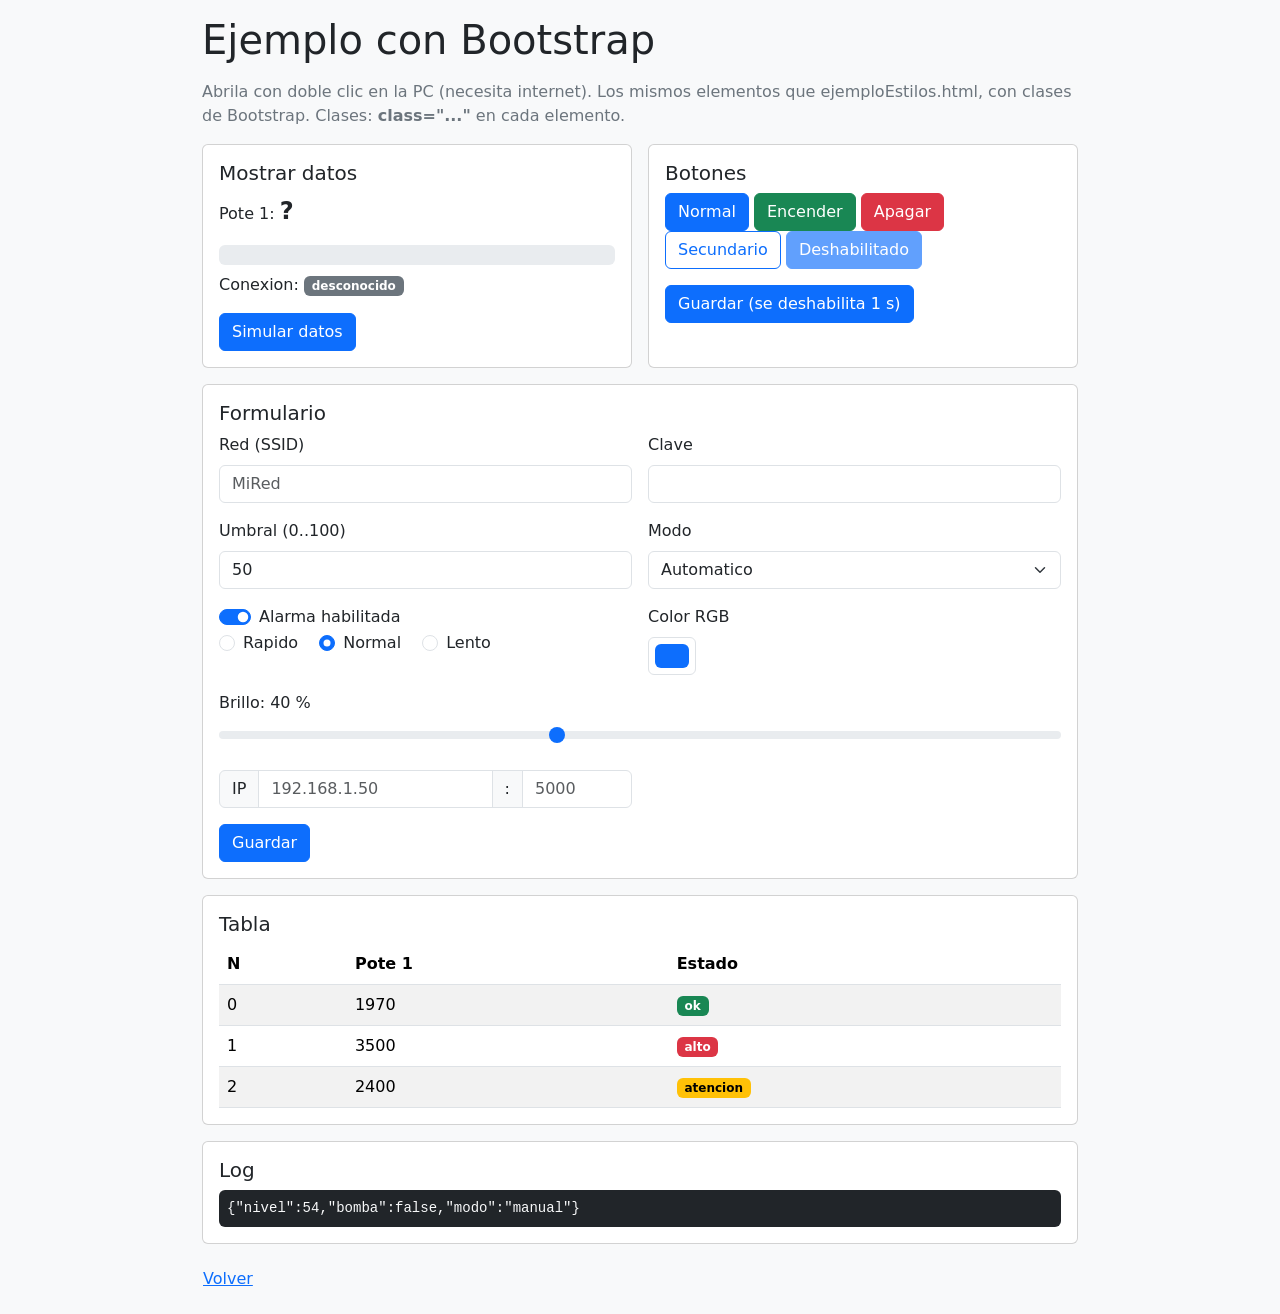
<file: practicas/ejemploBootstrap.html>
<!DOCTYPE html>
<html>
<head>
<meta charset="utf-8">
<meta name="viewport" content="width=device-width, initial-scale=1">
<title>Ejemplo Bootstrap</title>
<!-- Bootstrap REMOTO: el navegador lo baja de internet (version fija 5.3.3).
     Despues va tu hoja, asi lo tuyo pisa a Bootstrap: en www/ seria href="/estilos.css" -->
<link rel="stylesheet" href="https://cdn.jsdelivr.net/npm/bootstrap@5.3.3/dist/css/bootstrap.min.css">
</head>
<body class="bg-light">
<!-- container: centra y deja margenes; py-3: padding arriba y abajo -->
<div class="container py-3" style="max-width: 900px">

<h1 class="mb-3">Ejemplo con Bootstrap</h1>

<!-- Aparece solo si Bootstrap NO cargo (sin internet, por ejemplo conectado al AP del ESP) -->
<div id="sinBootstrap" style="display:none; background:#fff3cd; padding:8px; border:1px solid #bf8700">
	Bootstrap no cargo (no hay internet): la pagina funciona igual, pero sin estilos.
</div>

<p class="text-secondary">Abrila con doble clic en la PC (necesita internet). Los mismos elementos que
ejemploEstilos.html, con clases de Bootstrap. Clases: <b>class="..."</b> en cada elemento.</p>

<!-- row + col-md-6: dos columnas en PC, una debajo de otra en el celular -->
<div class="row g-3 mb-3">
	<div class="col-md-6">
		<div class="card h-100">
			<div class="card-body">
				<h2 class="card-title h5">Mostrar datos</h2>
				<p>Pote 1: <span id="pot1" class="fs-4 fw-bold">?</span></p>

				<!-- La barra de Bootstrap es un div: se cambia el ancho (style.width) -->
				<div class="progress mb-2" style="height: 20px">
					<div id="barra" class="progress-bar" style="width: 0%">0 %</div>
				</div>

				<p>Conexion: <span id="estado" class="badge text-bg-secondary">desconocido</span></p>
				<div id="alarma" class="alert alert-danger py-2" style="display:none">ALARMA: nivel alto</div>
				<button class="btn btn-primary" onclick="simular()">Simular datos</button>
			</div>
		</div>
	</div>

	<div class="col-md-6">
		<div class="card h-100">
			<div class="card-body">
				<h2 class="card-title h5">Botones</h2>
				<button class="btn btn-primary">Normal</button>
				<button class="btn btn-success">Encender</button>
				<button class="btn btn-danger">Apagar</button>
				<button class="btn btn-outline-primary">Secundario</button>
				<button class="btn btn-primary" disabled>Deshabilitado</button>
				<p class="mt-3 mb-0">
					<button id="btnGuardar" class="btn btn-primary" onclick="guardar()">Guardar (se deshabilita 1 s)</button>
					<span id="resultado"></span>
				</p>
			</div>
		</div>
	</div>
</div>

<!-- Formulario: cada campo con form-label + form-control (o form-select, form-check...) -->
<div class="card mb-3">
	<div class="card-body">
		<h2 class="card-title h5">Formulario</h2>
		<form onsubmit="event.preventDefault(); mostrarError();">
			<div class="row g-3">
				<div class="col-md-6">
					<label class="form-label" for="ssid">Red (SSID)</label>
					<input id="ssid" class="form-control" type="text" maxlength="32" placeholder="MiRed" required>
				</div>
				<div class="col-md-6">
					<label class="form-label" for="pass">Clave</label>
					<input id="pass" class="form-control" type="password" maxlength="64">
				</div>
				<div class="col-md-6">
					<label class="form-label" for="umbral">Umbral (0..100)</label>
					<input id="umbral" class="form-control" type="number" min="0" max="100" value="50">
				</div>
				<div class="col-md-6">
					<label class="form-label" for="modo">Modo</label>
					<select id="modo" class="form-select">
						<option value="auto">Automatico</option>
						<option value="manual">Manual</option>
					</select>
				</div>

				<div class="col-md-6">
					<div class="form-check form-switch">	<!-- form-switch: checkbox como interruptor -->
						<input id="hab" class="form-check-input" type="checkbox" checked>
						<label class="form-check-label" for="hab">Alarma habilitada</label>
					</div>
					<div class="form-check form-check-inline">
						<input id="r1" class="form-check-input" type="radio" name="vel" value="100">
						<label class="form-check-label" for="r1">Rapido</label>
					</div>
					<div class="form-check form-check-inline">
						<input id="r2" class="form-check-input" type="radio" name="vel" value="500" checked>
						<label class="form-check-label" for="r2">Normal</label>
					</div>
					<div class="form-check form-check-inline">
						<input id="r3" class="form-check-input" type="radio" name="vel" value="1000">
						<label class="form-check-label" for="r3">Lento</label>
					</div>
				</div>
				<div class="col-md-6">
					<label class="form-label" for="color">Color RGB</label>
					<input id="color" class="form-control form-control-color" type="color" value="#0d6efd">
				</div>

				<div class="col-12">
					<label class="form-label" for="brillo">Brillo: <span id="brilloTxt">40</span> %</label>
					<input id="brillo" class="form-range" type="range" min="0" max="100" value="40"
					       oninput="brilloTxt.textContent = brillo.value">
				</div>

				<!-- input-group: texto pegado al campo -->
				<div class="col-md-6">
					<div class="input-group">
						<span class="input-group-text">IP</span>
						<input class="form-control" placeholder="192.168.1.50">
						<span class="input-group-text">:</span>
						<input class="form-control" type="number" placeholder="5000" style="max-width: 110px">
					</div>
				</div>

				<div class="col-12">
					<button type="submit" class="btn btn-primary">Guardar</button>
					<span id="errorForm"></span>
				</div>
			</div>
		</form>
	</div>
</div>

<div class="card mb-3">
	<div class="card-body">
		<h2 class="card-title h5">Tabla</h2>
		<!-- table-striped: filas alternadas; table-hover: resalta la fila bajo el mouse -->
		<table class="table table-striped table-hover mb-0">
			<thead><tr><th>N</th><th>Pote 1</th><th>Estado</th></tr></thead>
			<tbody>
				<tr><td>0</td><td>1970</td><td><span class="badge text-bg-success">ok</span></td></tr>
				<tr><td>1</td><td>3500</td><td><span class="badge text-bg-danger">alto</span></td></tr>
				<tr><td>2</td><td>2400</td><td><span class="badge text-bg-warning">atencion</span></td></tr>
			</tbody>
		</table>
	</div>
</div>

<div class="card mb-3">
	<div class="card-body">
		<h2 class="card-title h5">Log</h2>
		<pre id="log" class="bg-dark text-light p-2 rounded mb-0">{"nivel":54,"bomba":false,"modo":"manual"}</pre>
	</div>
</div>

<a href="#" class="btn btn-link px-0">Volver</a>

</div>

<script>
/* Si Bootstrap cargo, .d-none oculta el elemento. Si no, avisar */
const prueba = document.createElement('div');
prueba.className = 'd-none';
document.body.appendChild(prueba);
if (getComputedStyle(prueba).display !== 'none') {
	sinBootstrap.style.display = 'block';
}
prueba.remove();

/* Simula lo que llegaria de GET /estado y como cambiar clases desde JS */
function simular() {
	const pot = Math.floor(Math.random() * 4096);
	const pct = Math.round(pot * 100 / 4095);
	const conectado = Math.random() > 0.3;

	pot1.textContent = pot;
	barra.style.width = pct + '%';								// barra de Bootstrap: ancho en %
	barra.textContent = pct + ' %';
	barra.className = 'progress-bar ' + (pct > 80 ? 'bg-danger' : pct > 30 ? 'bg-success' : 'bg-warning');
	estado.textContent = conectado ? 'conectado' : 'FALLA';
	estado.className = 'badge ' + (conectado ? 'text-bg-success' : 'text-bg-danger');
	alarma.style.display = pct > 80 ? 'block' : 'none';
	log.textContent = JSON.stringify({pot1: pot, pct: pct, conectado: conectado});
}

function guardar() {
	btnGuardar.disabled = true;
	resultado.textContent = 'Guardando...';
	resultado.className = 'text-secondary';
	setTimeout(() => {
		btnGuardar.disabled = false;
		resultado.textContent = 'Guardado';
		resultado.className = 'text-success fw-bold';
	}, 1000);
}

function mostrarError() {
	errorForm.textContent = 'Ejemplo de error: ip o puerto invalido';
	errorForm.className = 'text-danger fw-bold';
}
</script>
</body>
</html>
</file>
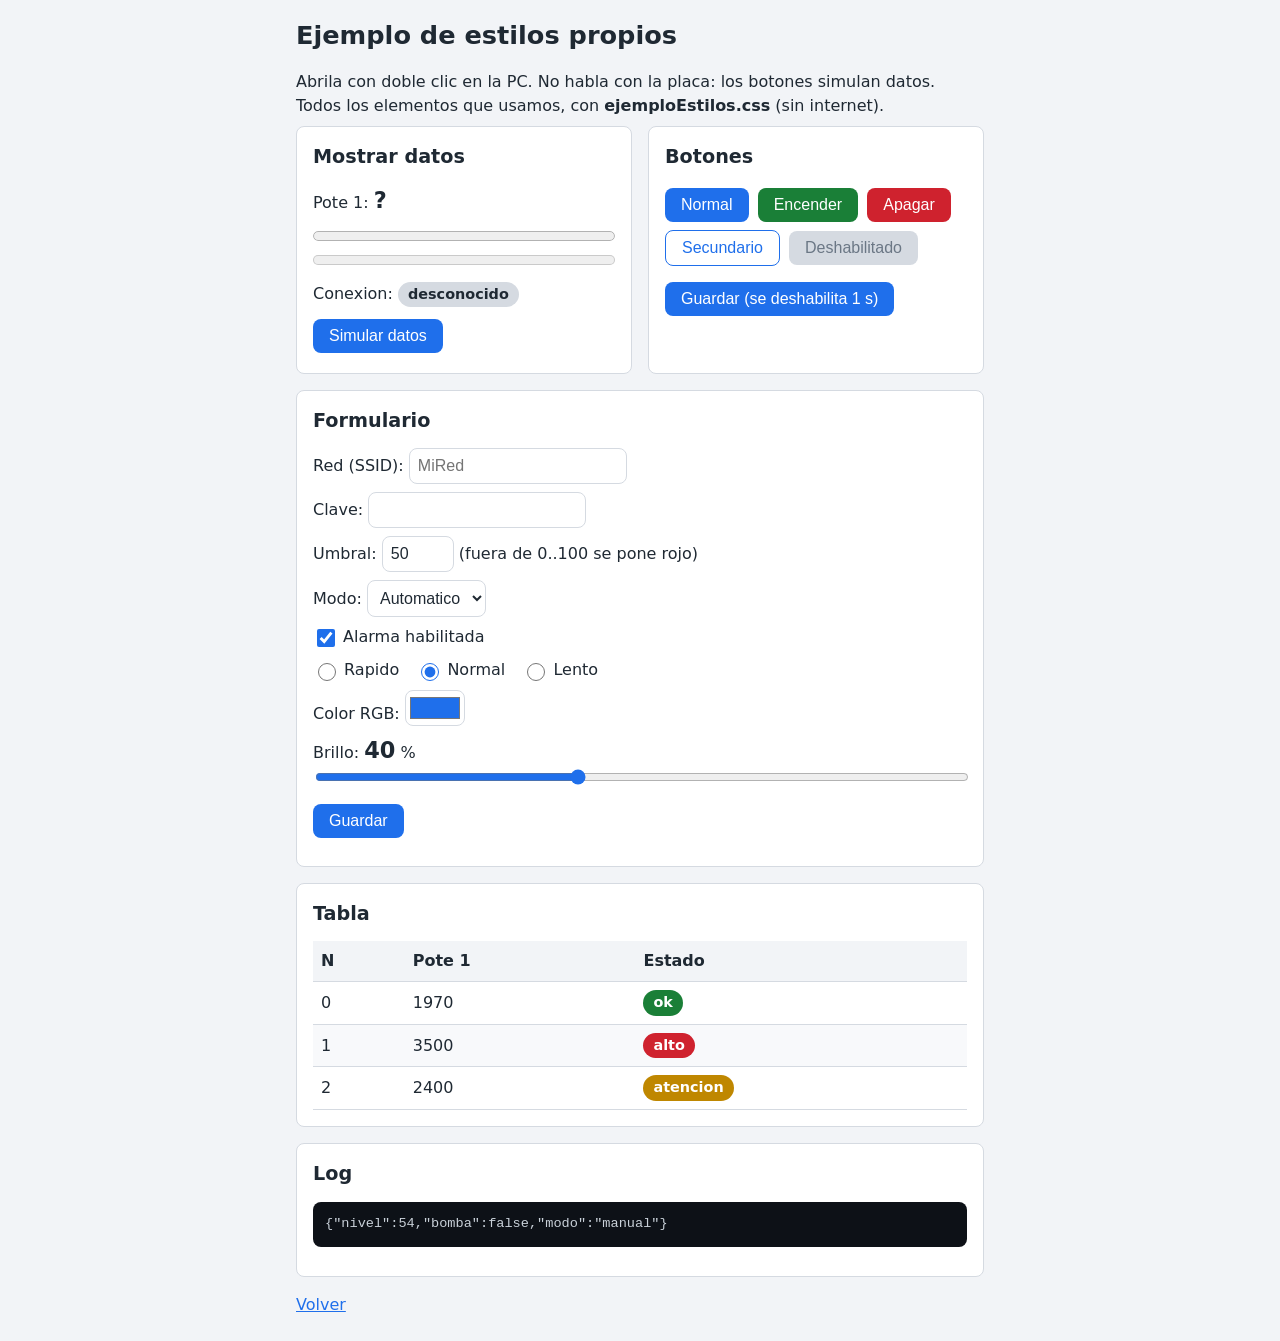
<file: practicas/ejemploEstilos.html>
<!DOCTYPE html>
<html>
<head>
<meta charset="utf-8">
<meta name="viewport" content="width=device-width">
<title>Ejemplo de estilos</title>
<!-- En www/ seria href="/estilos.css" (con el contenido de ejemploEstilos.css) -->
<link rel="stylesheet" href="ejemploEstilos.css">
</head>
<body>
<h1>Ejemplo de estilos propios</h1>
<p>Abrila con doble clic en la PC. No habla con la placa: los botones simulan datos.
Todos los elementos que usamos, con <b>ejemploEstilos.css</b> (sin internet).</p>

<div class="fila">
<section>
	<h2>Mostrar datos</h2>
	<p>Pote 1: <span id="pot1" class="valor">?</span></p>
	<progress id="barra" max="4095" value="0"></progress>
	<meter id="nivel" min="0" max="100" low="30" high="80" value="0"></meter>
	<p>Conexion: <span id="estado" class="estado">desconocido</span></p>
	<div id="alarma" class="alarma" style="display:none">ALARMA: nivel alto</div>
	<button onclick="simular()">Simular datos</button>
</section>

<section>
	<h2>Botones</h2>
	<button>Normal</button>
	<button class="ok">Encender</button>
	<button class="peligro">Apagar</button>
	<button class="secundario">Secundario</button>
	<button disabled>Deshabilitado</button>
	<p><button id="btnGuardar" onclick="guardar()">Guardar (se deshabilita 1 s)</button>
	   <span id="resultado"></span></p>
</section>
</div>

<!-- Un form tiene su propia caja (como el de wifi.html) -->
<form onsubmit="event.preventDefault(); mostrarError();">
	<h2>Formulario</h2>
	<p>Red (SSID): <input type="text" maxlength="32" placeholder="MiRed" required></p>
	<p>Clave: <input type="password" maxlength="64"></p>
	<p>Umbral: <input type="number" min="0" max="100" value="50"> (fuera de 0..100 se pone rojo)</p>
	<p>Modo: <select>
		<option value="auto">Automatico</option>
		<option value="manual">Manual</option>
	</select></p>
	<p><label><input type="checkbox" checked> Alarma habilitada</label></p>
	<p><label><input type="radio" name="vel" value="100"> Rapido</label>
	   <label><input type="radio" name="vel" value="500" checked> Normal</label>
	   <label><input type="radio" name="vel" value="1000"> Lento</label></p>
	<p>Color RGB: <input type="color" value="#1f6feb"></p>
	<p>Brillo: <span id="brilloTxt" class="valor">40</span> %
	   <input id="brillo" type="range" min="0" max="100" value="40"
	          oninput="brilloTxt.textContent = brillo.value"></p>
	<p><button type="submit">Guardar</button> <span id="errorForm"></span></p>
</form>

<section>
	<h2>Tabla</h2>
	<table>
		<thead><tr><th>N</th><th>Pote 1</th><th>Estado</th></tr></thead>
		<tbody>
			<tr><td>0</td><td>1970</td><td><span class="estado ok">ok</span></td></tr>
			<tr><td>1</td><td>3500</td><td><span class="estado falla">alto</span></td></tr>
			<tr><td>2</td><td>2400</td><td><span class="estado aviso">atencion</span></td></tr>
		</tbody>
	</table>
</section>

<section>
	<h2>Log</h2>
	<pre id="log">{"nivel":54,"bomba":false,"modo":"manual"}</pre>
</section>

<p><a href="#">Volver</a></p>

<script>
/* Simula lo que llegaria de GET /estado y como cambiar estilos desde JS */
function simular() {
	const pot = Math.floor(Math.random() * 4096);			// 0..4095
	const pct = Math.round(pot * 100 / 4095);
	const conectado = Math.random() > 0.3;

	pot1.textContent = pot;
	barra.value = pot;
	nivel.value = pct;										// meter: verde/amarillo/rojo segun low/high
	estado.textContent = conectado ? 'conectado' : 'FALLA';
	estado.className = 'estado ' + (conectado ? 'ok' : 'falla');	// cambiar la clase = cambiar el estilo
	alarma.style.display = pct > 80 ? 'block' : 'none';		// mostrar/ocultar
	log.textContent = JSON.stringify({pot1: pot, pct: pct, conectado: conectado});
}

function guardar() {
	btnGuardar.disabled = true;							// el CSS de button:disabled lo pone gris
	resultado.textContent = 'Guardando...';
	resultado.className = '';
	setTimeout(() => {
		btnGuardar.disabled = false;
		resultado.textContent = 'Guardado';
		resultado.className = 'exito';					// verde
	}, 1000);
}

function mostrarError() {
	errorForm.textContent = 'Ejemplo de error: ip o puerto invalido';
	errorForm.className = 'error';						// rojo
}
</script>
</body>
</html>
</file>
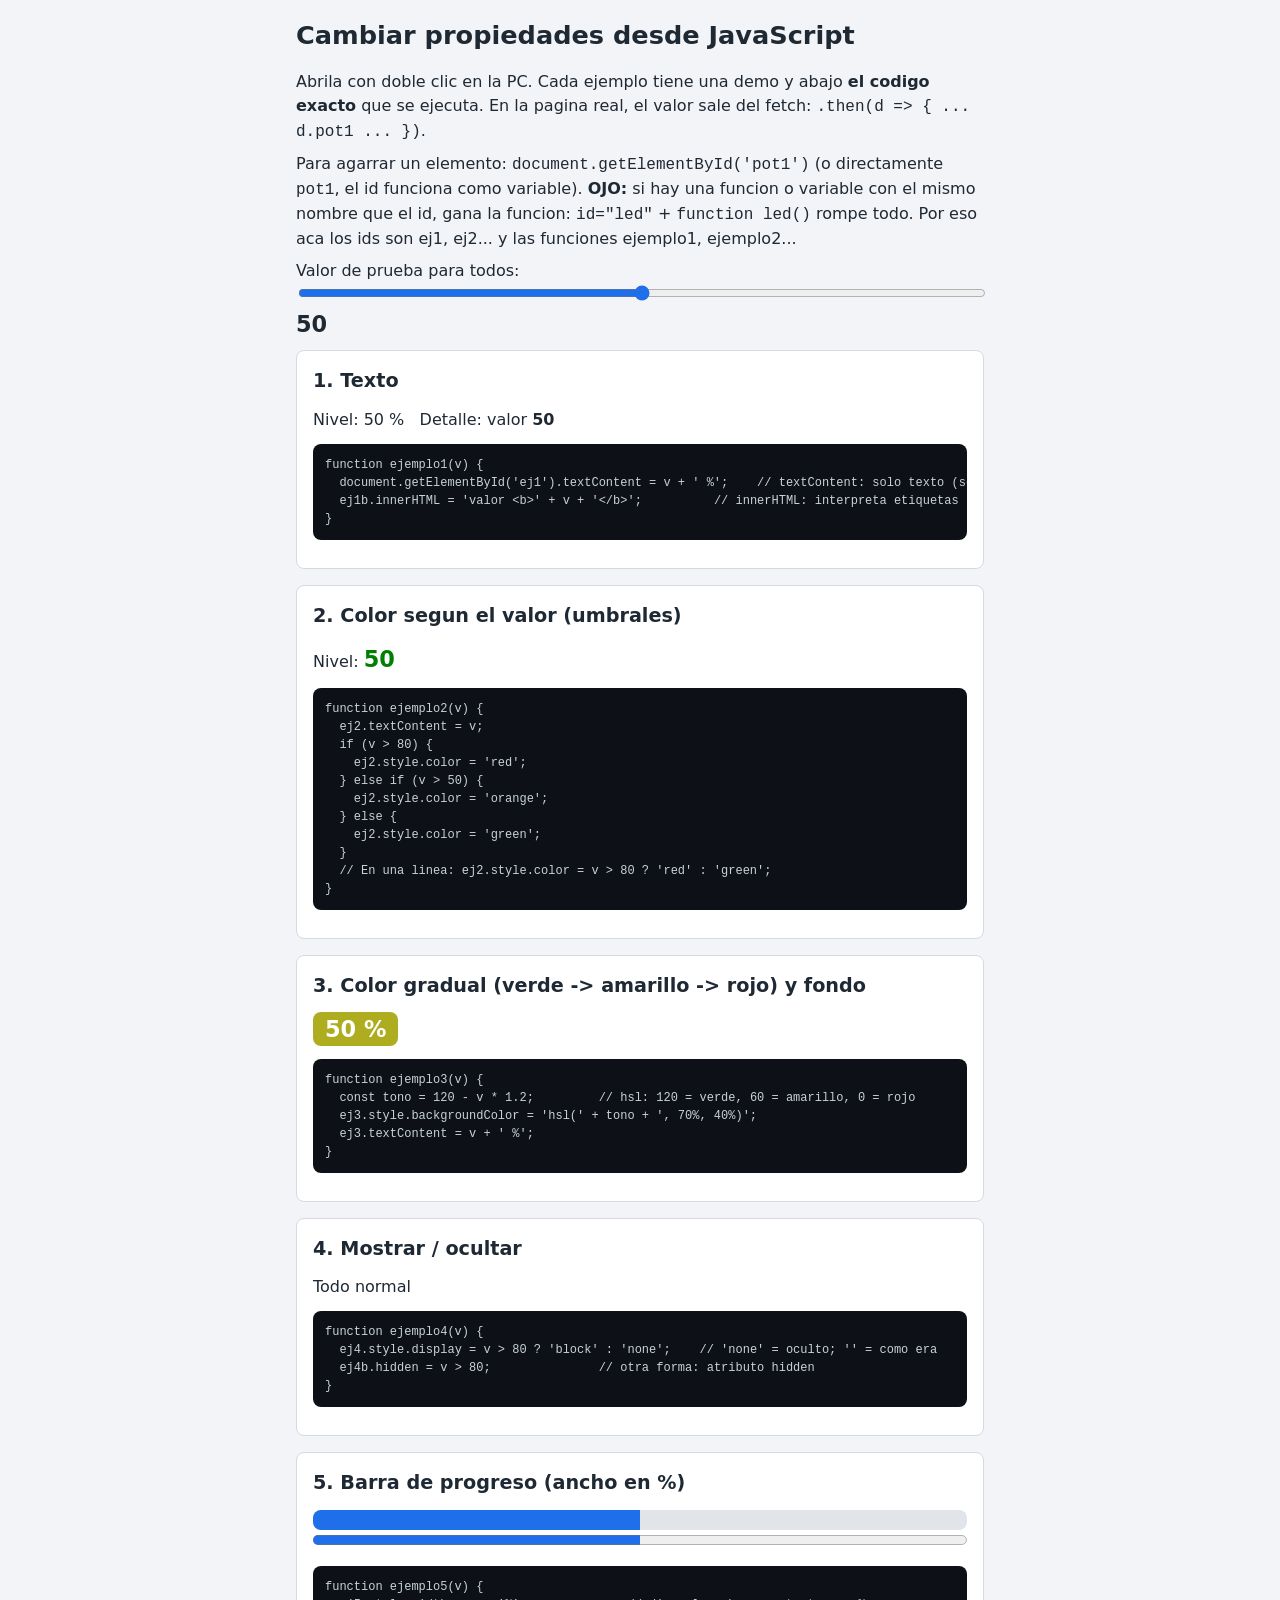
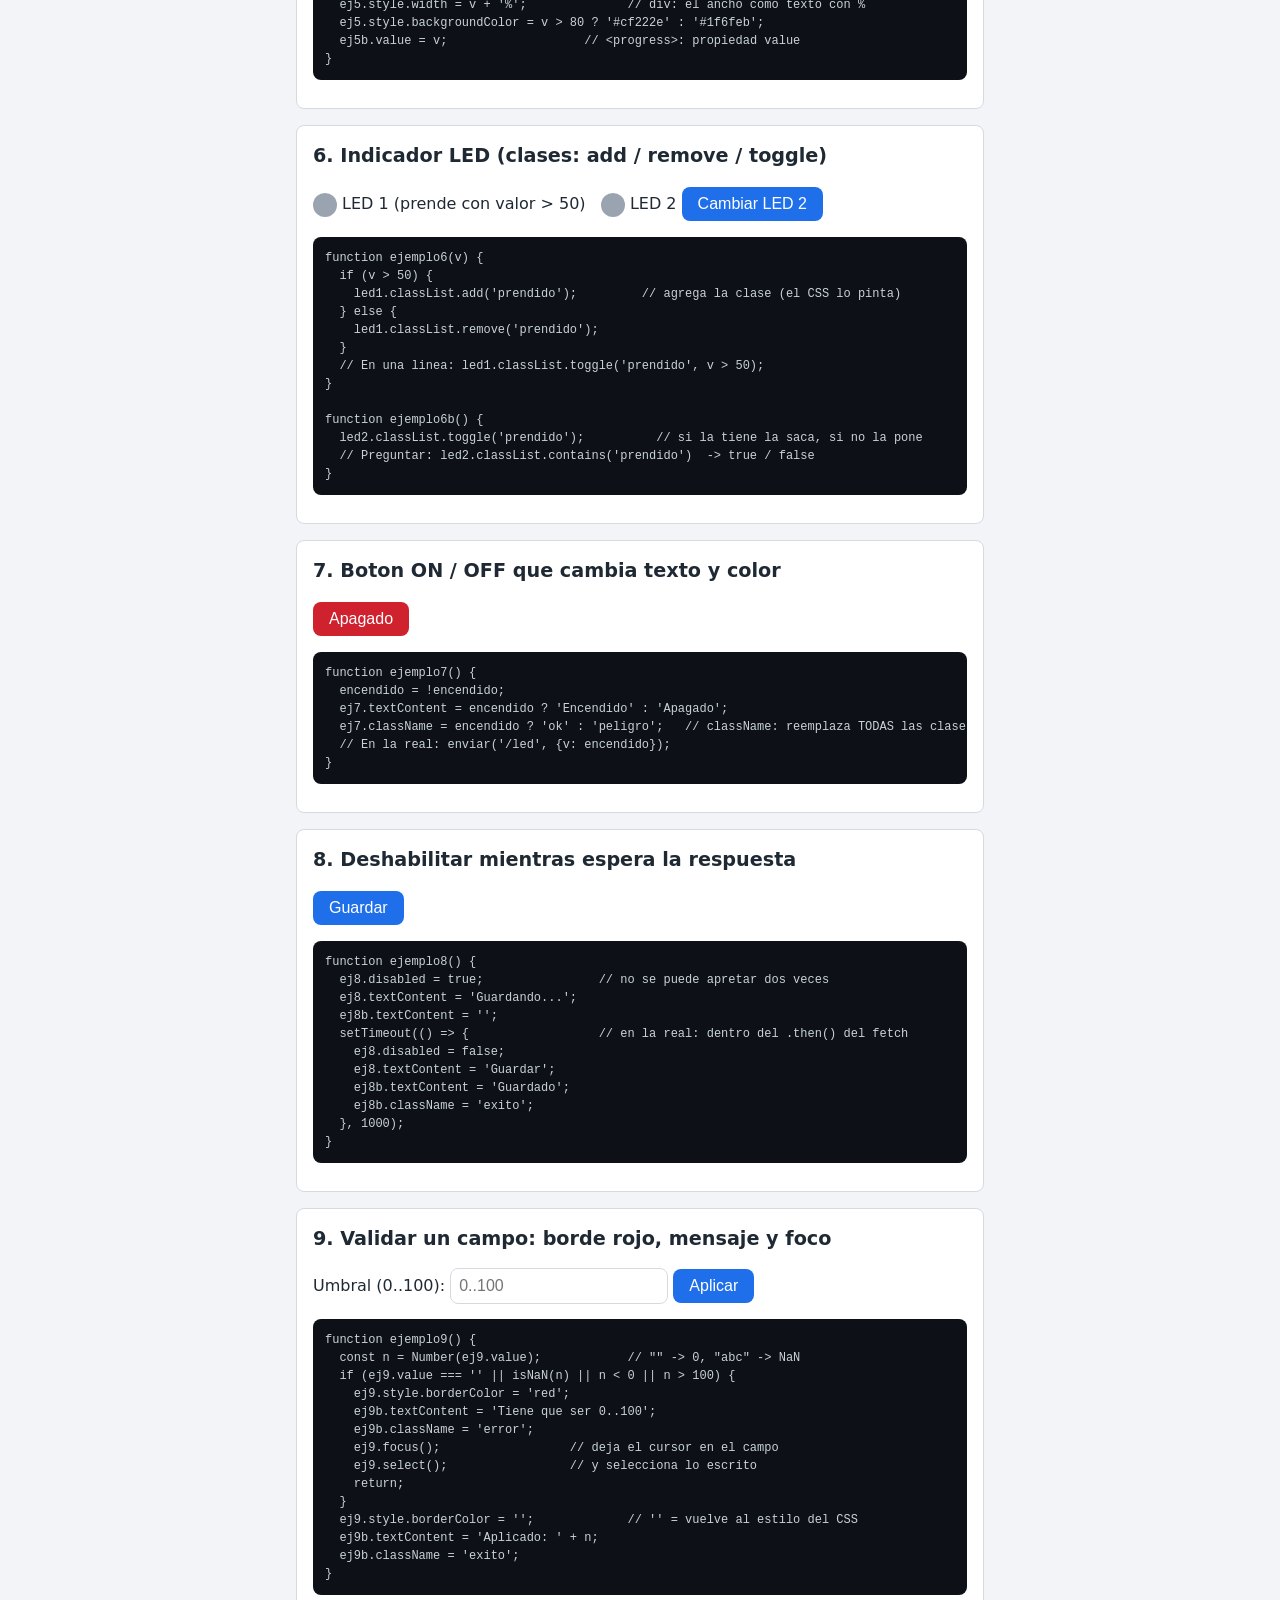
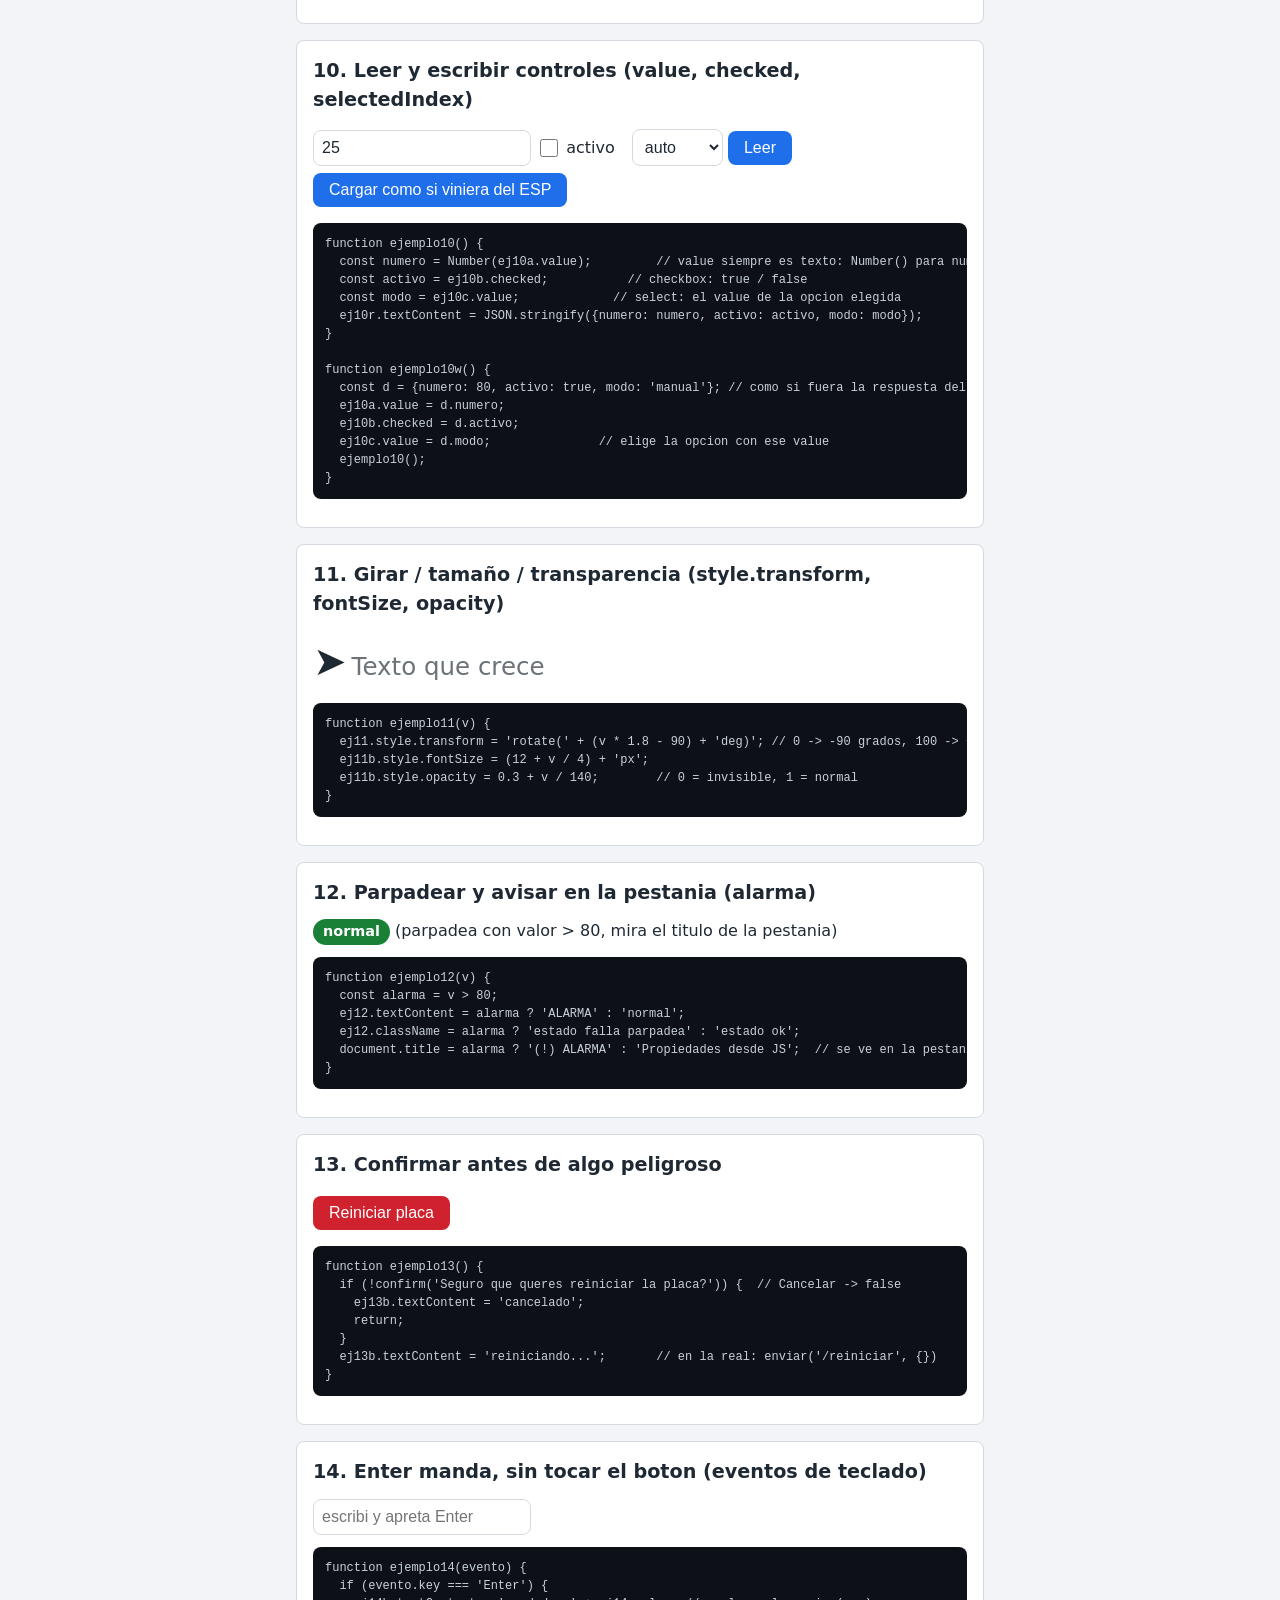
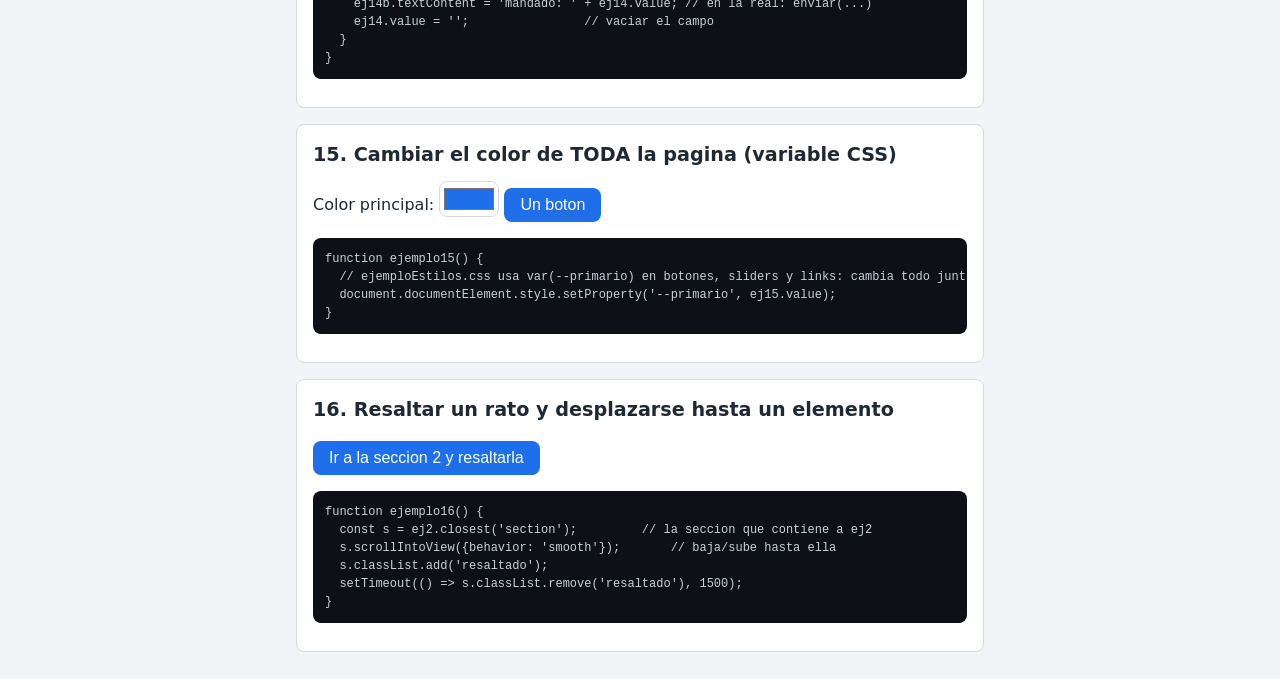
<file: practicas/ejemploPropiedadesJs.html>
<!DOCTYPE html>
<html>
<head>
<meta charset="utf-8">
<meta name="viewport" content="width=device-width">
<title>Propiedades desde JS</title>
<!-- En www/ seria href="/estilos.css" (con el contenido de ejemploEstilos.css) -->
<link rel="stylesheet" href="ejemploEstilos.css">
<style>
/* Solo para esta pagina: lo que usan los ejemplos de abajo */
.led {							/* indicador redondo tipo LED */
	display: inline-block;
	width: 24px;
	height: 24px;
	border-radius: 50%;
	background: #9aa4b1;		/* apagado: gris */
	vertical-align: middle;
	transition: background 0.2s, box-shadow 0.2s;	/* cambio suave */
}
.led.prendido {
	background: #2ea043;
	box-shadow: 0 0 10px #2ea043;	/* brillo alrededor */
}
.barraPropia {					/* barra hecha con dos div: se cambia el ancho del de adentro */
	height: 20px;
	background: #e1e5ea;
	border-radius: 8px;
	overflow: hidden;
}
.barraPropia > div {
	height: 100%;
	width: 0%;
	background: #1f6feb;
	transition: width 0.3s;		/* la barra "camina" en vez de saltar */
}
.aguja {						/* para rotar: una flecha */
	display: inline-block;
	font-size: 40px;
	transition: transform 0.3s;
}
.resaltado {
	outline: 3px solid #bf8700;
}
.parpadea {
	animation: parpadeo 0.6s infinite;
}
pre.codigo {					/* el codigo de cada ejemplo, mas chico */
	font-size: 0.75em;
	tab-size: 2;				/* tabs mas cortos: lineas menos anchas */
	max-height: none;
}
</style>
</head>
<body>
<h1>Cambiar propiedades desde JavaScript</h1>
<p>Abrila con doble clic en la PC. Cada ejemplo tiene una demo y abajo <b>el codigo exacto</b> que
se ejecuta. En la pagina real, el valor sale del fetch: <code>.then(d => { ... d.pot1 ... })</code>.</p>

<p>Para agarrar un elemento: <code>document.getElementById('pot1')</code> (o directamente
<code>pot1</code>, el id funciona como variable). <b>OJO:</b> si hay una funcion o variable con
el mismo nombre que el id, gana la funcion: <code>id="led"</code> + <code>function led()</code>
rompe todo. Por eso aca los ids son ej1, ej2... y las funciones ejemplo1, ejemplo2...</p>

<p>Valor de prueba para todos:
<input id="valor" type="range" min="0" max="100" value="50" oninput="todos()">
<span id="valorTxt" class="valor">50</span></p>

<section>
	<h2>1. Texto</h2>
	<p>Nivel: <span id="ej1">?</span> &nbsp; Detalle: <span id="ej1b"></span></p>
	<pre class="codigo" id="c1"></pre>
</section>

<section>
	<h2>2. Color segun el valor (umbrales)</h2>
	<p>Nivel: <span id="ej2" class="valor">?</span></p>
	<pre class="codigo" id="c2"></pre>
</section>

<section>
	<h2>3. Color gradual (verde -> amarillo -> rojo) y fondo</h2>
	<p><span id="ej3" class="valor" style="padding: 4px 12px; border-radius: 8px; color: white">?</span></p>
	<pre class="codigo" id="c3"></pre>
</section>

<section>
	<h2>4. Mostrar / ocultar</h2>
	<div id="ej4" class="alarma" style="display:none">ALARMA: valor mayor a 80</div>
	<p id="ej4b">Todo normal</p>
	<pre class="codigo" id="c4"></pre>
</section>

<section>
	<h2>5. Barra de progreso (ancho en %)</h2>
	<div class="barraPropia"><div id="ej5"></div></div>
	<progress id="ej5b" max="100"></progress>
	<pre class="codigo" id="c5"></pre>
</section>

<section>
	<h2>6. Indicador LED (clases: add / remove / toggle)</h2>
	<p><span id="led1" class="led"></span> LED 1 (prende con valor &gt; 50)
	   &nbsp; <span id="led2" class="led"></span> LED 2 <button onclick="ejemplo6b()">Cambiar LED 2</button></p>
	<pre class="codigo" id="c6"></pre>
</section>

<section>
	<h2>7. Boton ON / OFF que cambia texto y color</h2>
	<button id="ej7" class="peligro" onclick="ejemplo7()">Apagado</button>
	<pre class="codigo" id="c7"></pre>
</section>

<section>
	<h2>8. Deshabilitar mientras espera la respuesta</h2>
	<button id="ej8" onclick="ejemplo8()">Guardar</button> <span id="ej8b"></span>
	<pre class="codigo" id="c8"></pre>
</section>

<section>
	<h2>9. Validar un campo: borde rojo, mensaje y foco</h2>
	<p>Umbral (0..100): <input id="ej9" type="number" placeholder="0..100">
	   <button onclick="ejemplo9()">Aplicar</button> <span id="ej9b"></span></p>
	<pre class="codigo" id="c9"></pre>
</section>

<section>
	<h2>10. Leer y escribir controles (value, checked, selectedIndex)</h2>
	<p><input id="ej10a" type="number" value="25">
	   <label><input id="ej10b" type="checkbox"> activo</label>
	   <select id="ej10c"><option value="auto">auto</option><option value="manual">manual</option></select>
	   <button onclick="ejemplo10()">Leer</button>
	   <button onclick="ejemplo10w()">Cargar como si viniera del ESP</button></p>
	<p id="ej10r"></p>
	<pre class="codigo" id="c10"></pre>
</section>

<section>
	<h2>11. Girar / tamaño / transparencia (style.transform, fontSize, opacity)</h2>
	<p><span id="ej11" class="aguja">&#10148;</span>
	   <span id="ej11b">Texto que crece</span></p>
	<pre class="codigo" id="c11"></pre>
</section>

<section>
	<h2>12. Parpadear y avisar en la pestania (alarma)</h2>
	<p><span id="ej12" class="estado">normal</span> (parpadea con valor &gt; 80, mira el titulo de la pestania)</p>
	<pre class="codigo" id="c12"></pre>
</section>

<section>
	<h2>13. Confirmar antes de algo peligroso</h2>
	<button class="peligro" onclick="ejemplo13()">Reiniciar placa</button> <span id="ej13b"></span>
	<pre class="codigo" id="c13"></pre>
</section>

<section>
	<h2>14. Enter manda, sin tocar el boton (eventos de teclado)</h2>
	<p><input id="ej14" type="text" placeholder="escribi y apreta Enter" onkeydown="ejemplo14(event)">
	   <span id="ej14b"></span></p>
	<pre class="codigo" id="c14"></pre>
</section>

<section>
	<h2>15. Cambiar el color de TODA la pagina (variable CSS)</h2>
	<p>Color principal: <input id="ej15" type="color" value="#1f6feb" oninput="ejemplo15()">
	   <button>Un boton</button></p>
	<pre class="codigo" id="c15"></pre>
</section>

<section>
	<h2>16. Resaltar un rato y desplazarse hasta un elemento</h2>
	<button onclick="ejemplo16()">Ir a la seccion 2 y resaltarla</button>
	<pre class="codigo" id="c16"></pre>
</section>

<script>
/* ---------- 1. Texto ---------- */
function ejemplo1(v) {
	document.getElementById('ej1').textContent = v + ' %';		// textContent: solo texto (seguro)
	ej1b.innerHTML = 'valor <b>' + v + '</b>';					// innerHTML: interpreta etiquetas
}

/* ---------- 2. Color por umbrales ---------- */
function ejemplo2(v) {
	ej2.textContent = v;
	if (v > 80) {
		ej2.style.color = 'red';
	} else if (v > 50) {
		ej2.style.color = 'orange';
	} else {
		ej2.style.color = 'green';
	}
	// En una linea: ej2.style.color = v > 80 ? 'red' : 'green';
}

/* ---------- 3. Color gradual ---------- */
function ejemplo3(v) {
	const tono = 120 - v * 1.2;					// hsl: 120 = verde, 60 = amarillo, 0 = rojo
	ej3.style.backgroundColor = 'hsl(' + tono + ', 70%, 40%)';
	ej3.textContent = v + ' %';
}

/* ---------- 4. Mostrar / ocultar ---------- */
function ejemplo4(v) {
	ej4.style.display = v > 80 ? 'block' : 'none';		// 'none' = oculto; '' = como era
	ej4b.hidden = v > 80;								// otra forma: atributo hidden
}

/* ---------- 5. Barras ---------- */
function ejemplo5(v) {
	ej5.style.width = v + '%';							// div: el ancho como texto con %
	ej5.style.backgroundColor = v > 80 ? '#cf222e' : '#1f6feb';
	ej5b.value = v;										// <progress>: propiedad value
}

/* ---------- 6. LED con clases ---------- */
function ejemplo6(v) {
	if (v > 50) {
		led1.classList.add('prendido');					// agrega la clase (el CSS lo pinta)
	} else {
		led1.classList.remove('prendido');
	}
	// En una linea: led1.classList.toggle('prendido', v > 50);
}
function ejemplo6b() {
	led2.classList.toggle('prendido');					// si la tiene la saca, si no la pone
	// Preguntar: led2.classList.contains('prendido')  -> true / false
}

/* ---------- 7. Boton ON / OFF ---------- */
let encendido = false;
function ejemplo7() {
	encendido = !encendido;
	ej7.textContent = encendido ? 'Encendido' : 'Apagado';
	ej7.className = encendido ? 'ok' : 'peligro';		// className: reemplaza TODAS las clases
	// En la real: enviar('/led', {v: encendido});
}

/* ---------- 8. Deshabilitar mientras espera ---------- */
function ejemplo8() {
	ej8.disabled = true;								// no se puede apretar dos veces
	ej8.textContent = 'Guardando...';
	ej8b.textContent = '';
	setTimeout(() => {									// en la real: dentro del .then() del fetch
		ej8.disabled = false;
		ej8.textContent = 'Guardar';
		ej8b.textContent = 'Guardado';
		ej8b.className = 'exito';
	}, 1000);
}

/* ---------- 9. Validar ---------- */
function ejemplo9() {
	const n = Number(ej9.value);						// "" -> 0, "abc" -> NaN
	if (ej9.value === '' || isNaN(n) || n < 0 || n > 100) {
		ej9.style.borderColor = 'red';
		ej9b.textContent = 'Tiene que ser 0..100';
		ej9b.className = 'error';
		ej9.focus();									// deja el cursor en el campo
		ej9.select();									// y selecciona lo escrito
		return;
	}
	ej9.style.borderColor = '';							// '' = vuelve al estilo del CSS
	ej9b.textContent = 'Aplicado: ' + n;
	ej9b.className = 'exito';
}

/* ---------- 10. Leer y escribir controles ---------- */
function ejemplo10() {
	const numero = Number(ej10a.value);					// value siempre es texto: Number() para numero
	const activo = ej10b.checked;						// checkbox: true / false
	const modo = ej10c.value;							// select: el value de la opcion elegida
	ej10r.textContent = JSON.stringify({numero: numero, activo: activo, modo: modo});
}
function ejemplo10w() {
	const d = {numero: 80, activo: true, modo: 'manual'};	// como si fuera la respuesta del fetch
	ej10a.value = d.numero;
	ej10b.checked = d.activo;
	ej10c.value = d.modo;								// elige la opcion con ese value
	ejemplo10();
}

/* ---------- 11. Girar, tamanio, transparencia ---------- */
function ejemplo11(v) {
	ej11.style.transform = 'rotate(' + (v * 1.8 - 90) + 'deg)';	// 0 -> -90 grados, 100 -> +90
	ej11b.style.fontSize = (12 + v / 4) + 'px';
	ej11b.style.opacity = 0.3 + v / 140;				// 0 = invisible, 1 = normal
}

/* ---------- 12. Parpadear y titulo ---------- */
function ejemplo12(v) {
	const alarma = v > 80;
	ej12.textContent = alarma ? 'ALARMA' : 'normal';
	ej12.className = alarma ? 'estado falla parpadea' : 'estado ok';
	document.title = alarma ? '(!) ALARMA' : 'Propiedades desde JS';	// se ve en la pestania
}

/* ---------- 13. Confirmar ---------- */
function ejemplo13() {
	if (!confirm('Seguro que queres reiniciar la placa?')) {	// Cancelar -> false
		ej13b.textContent = 'cancelado';
		return;
	}
	ej13b.textContent = 'reiniciando...';				// en la real: enviar('/reiniciar', {})
}

/* ---------- 14. Enter ---------- */
function ejemplo14(evento) {
	if (evento.key === 'Enter') {
		ej14b.textContent = 'mandado: ' + ej14.value;	// en la real: enviar(...)
		ej14.value = '';								// vaciar el campo
	}
}

/* ---------- 15. Variable CSS ---------- */
function ejemplo15() {
	// ejemploEstilos.css usa var(--primario) en botones, sliders y links: cambia todo junto
	document.documentElement.style.setProperty('--primario', ej15.value);
}

/* ---------- 16. Resaltar y desplazar ---------- */
function ejemplo16() {
	const s = ej2.closest('section');					// la seccion que contiene a ej2
	s.scrollIntoView({behavior: 'smooth'});				// baja/sube hasta ella
	s.classList.add('resaltado');
	setTimeout(() => s.classList.remove('resaltado'), 1500);
}

/* ---------- Mover el slider de arriba actualiza todos ---------- */
function todos() {
	const v = Number(valor.value);
	valorTxt.textContent = v;
	ejemplo1(v); ejemplo2(v); ejemplo3(v); ejemplo4(v); ejemplo5(v); ejemplo6(v); ejemplo11(v); ejemplo12(v);
}

/* Muestra el codigo de cada funcion debajo de su ejemplo (es el mismo que corre) */
const fs = [ejemplo1, ejemplo2, ejemplo3, ejemplo4, ejemplo5, [ejemplo6, ejemplo6b], ejemplo7, ejemplo8, ejemplo9, [ejemplo10, ejemplo10w], ejemplo11, ejemplo12, ejemplo13, ejemplo14, ejemplo15, ejemplo16];
fs.forEach((f, i) => {
	const lista = Array.isArray(f) ? f : [f];
	document.getElementById('c' + (i + 1)).textContent = lista.map(x => x.toString()).join('\n\n');
});
todos();
</script>
</body>
</html>
</file>
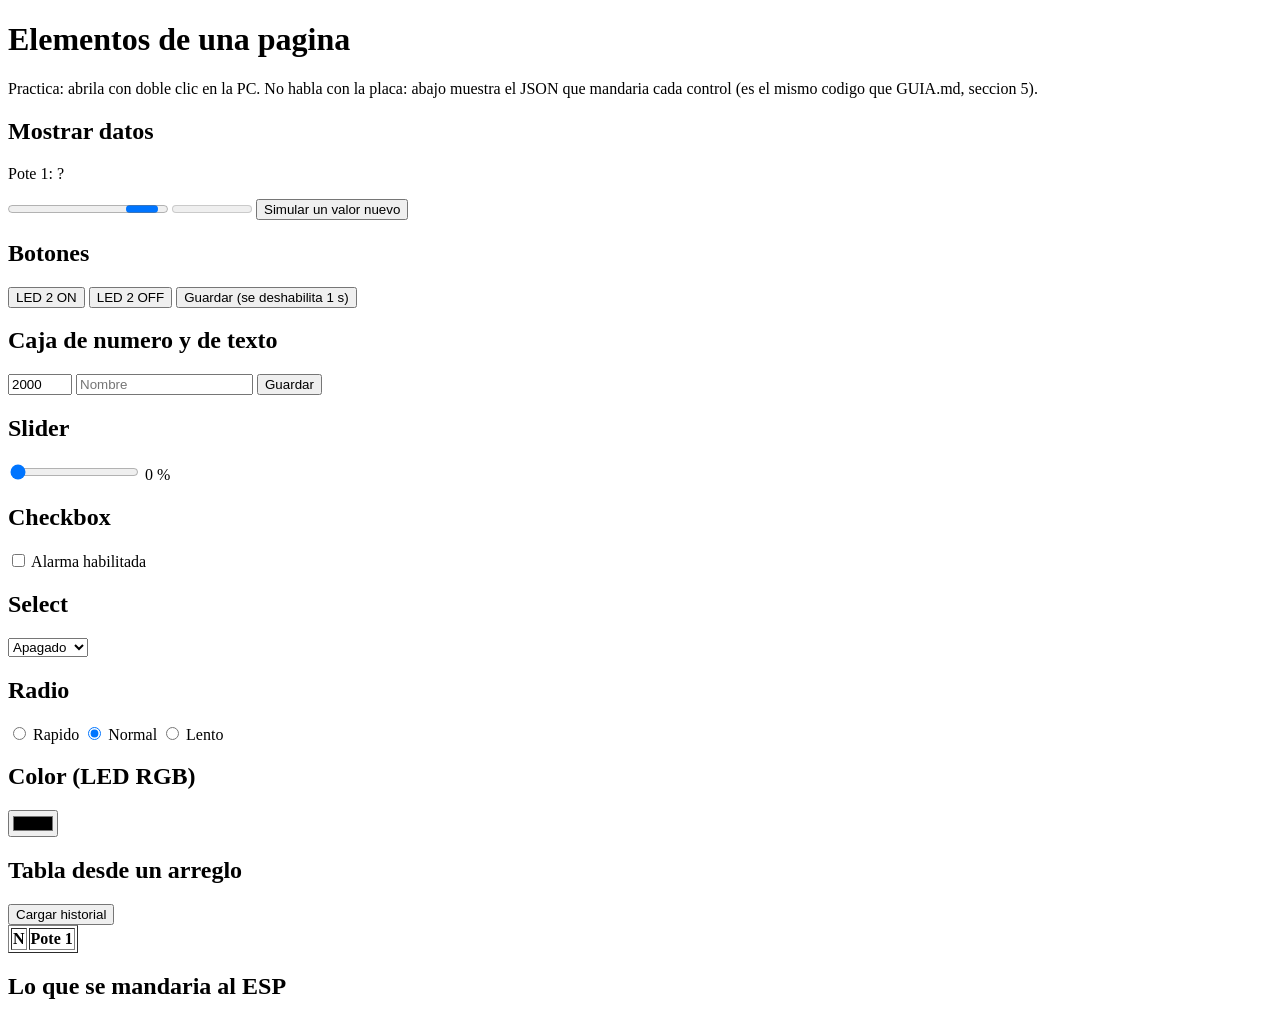
<file: practicas/elementos.html>
<!DOCTYPE html>
<html>
<head>
<meta charset="utf-8">
<meta name="viewport" content="width=device-width">
<title>Elementos</title>
</head>
<body>
<h1>Elementos de una pagina</h1>
<p>Practica: abrila con doble clic en la PC. No habla con la placa: abajo muestra el JSON
que mandaria cada control (es el mismo codigo que GUIA.md, seccion 5).</p>

<h2>Mostrar datos</h2>
<p>Pote 1: <span id="pot1">?</span></p>
<progress id="barra" max="4095"></progress>
<meter id="nivel" min="0" max="4095" low="1000" high="3000"></meter>
<button onclick="simularPote()">Simular un valor nuevo</button>
<div id="alarma" style="display: none; color: red">¡ALARMA! (pote mayor que 3000)</div>

<h2>Botones</h2>
<button onclick="enviar('/led', {n: 2, v: true})">LED 2 ON</button>
<button onclick="enviar('/led', {n: 2, v: false})">LED 2 OFF</button>
<button id="btnGuardar" onclick="guardar()">Guardar (se deshabilita 1 s)</button>

<h2>Caja de numero y de texto</h2>
<input id="umbral" type="number" min="0" max="4095" value="2000">
<input id="nombre" type="text" maxlength="15" placeholder="Nombre">
<button onclick="enviar('/config', {umbral: Number(umbral.value), nombre: nombre.value})">Guardar</button>

<h2>Slider</h2>
<input id="brillo" type="range" min="0" max="100" value="0"
       oninput="brilloTxt.textContent = brillo.value"
       onchange="enviar('/pwm', {duty: Number(brillo.value)})">
<span id="brilloTxt">0</span> %

<h2>Checkbox</h2>
<label><input id="habilitar" type="checkbox" onchange="enviar('/config', {habilitado: habilitar.checked})"> Alarma habilitada</label>

<h2>Select</h2>
<select id="modo" onchange="enviar('/modo', {modo: Number(modo.value)})">
	<option value="0">Apagado</option>
	<option value="1">Fijo</option>
	<option value="2">Parpadeo</option>
</select>

<h2>Radio</h2>
<label><input type="radio" name="vel" value="100" onchange="enviar('/vel', {ms: 100})"> Rapido</label>
<label><input type="radio" name="vel" value="500" onchange="enviar('/vel', {ms: 500})" checked> Normal</label>
<label><input type="radio" name="vel" value="1000" onchange="enviar('/vel', {ms: 1000})"> Lento</label>

<h2>Color (LED RGB)</h2>
<input id="color" type="color" value="#000000" onchange="mandarColor()">

<h2>Tabla desde un arreglo</h2>
<button onclick="cargarTabla()">Cargar historial</button>
<table border="1">
	<thead><tr><th>N</th><th>Pote 1</th></tr></thead>
	<tbody id="tabla"></tbody>
</table>

<h2>Lo que se mandaria al ESP</h2>
<pre id="log"></pre>

<script>
// En la pagina real, enviar() hace el fetch POST. Aca solo muestra el JSON.
function enviar(direccion, objeto) {
	log.textContent += 'POST ' + direccion + '  ' + JSON.stringify(objeto) + '\n';
}

function guardar() {
	enviar('/config', {umbral: Number(umbral.value)});
	btnGuardar.disabled = true;
	btnGuardar.textContent = 'Guardando...';
	setTimeout(() => {                          // setTimeout: una sola vez, despues de 1000 ms
		btnGuardar.disabled = false;
		btnGuardar.textContent = 'Guardar (se deshabilita 1 s)';
	}, 1000);
}

function mandarColor() {
	const c = color.value;                        // "#ff8000"
	enviar('/rgb', {
		r: parseInt(c.substr(1, 2), 16),
		g: parseInt(c.substr(3, 2), 16),
		b: parseInt(c.substr(5, 2), 16)
	});
}

// Simula lo que llegaria de GET /estado
function simularPote() {
	const d = { pot1: Math.floor(Math.random() * 4096) };   // numero al azar 0..4095
	pot1.textContent = d.pot1;
	barra.value = d.pot1;
	nivel.value = d.pot1;
	pot1.style.color = d.pot1 > 2000 ? 'red' : 'green';
	alarma.style.display = d.pot1 > 3000 ? 'block' : 'none';
}

// Simula lo que llegaria de GET /historial
function cargarTabla() {
	const lista = [{n: 0, pot1: 1970}, {n: 1, pot1: 1972}, {n: 2, pot1: 1968}];
	tabla.innerHTML = '';
	lista.forEach(x => {
		tabla.innerHTML += '<tr><td>' + x.n + '</td><td>' + x.pot1 + '</td></tr>';
	});
}
</script>
</body>
</html>
</file>
<file: practicas/ejemploEstilos.css>
/* ejemploEstilos.css: estilos propios, SIN internet (todo sale del ESP).
 *
 * Le da estilo a los elementos tal como estan (h1, p, button, input, table...): alcanza
 * con enlazar la hoja, no hace falta agregar clases. Las clases de abajo (.valor, .estado,
 * .alarma...) son opcionales, para lo que quieras resaltar.
 *
 * Para usarlo: pegar este contenido en www/estilos.css y en el <head> de cada pagina:
 *     <link rel="stylesheet" href="/estilos.css">
 * Demo de todos los elementos: practicas/ejemploEstilos.html (abrir con doble clic).
 *
 * Como se lee una regla:   selector { propiedad: valor; }
 *     button            todos los <button>
 *     .valor            los que tienen class="valor"
 *     #pot1             el que tiene id="pot1"
 *     button:disabled   los botones deshabilitados (pseudo-clase)
 */

/* ---------- Colores en un solo lugar: cambiar aca cambia toda la pagina ---------- */
:root {
	--fondo: #f2f4f7;
	--tarjeta: #ffffff;
	--texto: #1f2933;
	--suave: #6b7785;			/* textos secundarios */
	--borde: #d5dae1;
	--primario: #1f6feb;		/* botones, links, sliders */
	--ok: #1a7f37;				/* verde: conectado, guardado */
	--peligro: #cf222e;			/* rojo: alarma, error, falla */
	--aviso: #bf8700;			/* amarillo: atencion */
	--radio: 8px;				/* esquinas redondeadas */
}

/* ---------- General ---------- */
* {
	box-sizing: border-box;		/* el ancho incluye el padding: no se desbordan las cajas */
}

body {
	margin: 0 auto;
	max-width: 720px;			/* en PC no se estira de punta a punta */
	padding: 16px;
	background: var(--fondo);
	color: var(--texto);
	font-family: system-ui, -apple-system, "Segoe UI", Roboto, Arial, sans-serif;
	font-size: 16px;
	line-height: 1.5;
}

h1 {
	font-size: 1.6em;
	margin: 0 0 16px;
}

h2 {
	font-size: 1.2em;
	margin: 0 0 12px;
}

h3 {
	font-size: 1em;
	margin: 12px 0 8px;
	color: var(--suave);
}

p {
	margin: 8px 0;
}

a {
	color: var(--primario);
}

/* section y form como "tarjetas": cajas blancas separadas */
section,
form {
	background: var(--tarjeta);
	border: 1px solid var(--borde);
	border-radius: var(--radio);
	padding: 16px;
	margin-bottom: 16px;
}

section form {					/* un form dentro de una section no lleva otra caja */
	border: none;
	padding: 0;
	margin: 0;
}

/* ---------- Datos que muestra la pagina ---------- */

/* Numero grande: <span id="pot1" class="valor">1234</span> */
.valor {
	font-size: 1.4em;
	font-weight: bold;
	font-variant-numeric: tabular-nums;		/* los numeros no "bailan" al cambiar */
}

/* Etiqueta de estado: <span class="estado ok">conectado</span>
 * Desde JS: elemento.className = 'estado ' + (d.conectado ? 'ok' : 'falla'); */
.estado {
	display: inline-block;
	padding: 2px 10px;
	border-radius: 999px;		/* pastilla */
	font-size: 0.9em;
	font-weight: bold;
	background: var(--borde);
	color: var(--texto);
}

.estado.ok {
	background: var(--ok);
	color: white;
}

.estado.falla {
	background: var(--peligro);
	color: white;
}

.estado.aviso {
	background: var(--aviso);
	color: white;
}

/* Caja de alarma: <div id="alarma" class="alarma" style="display:none">...</div> */
.alarma {
	background: #ffebe9;
	border: 2px solid var(--peligro);
	border-radius: var(--radio);
	color: var(--peligro);
	font-weight: bold;
	padding: 12px;
	margin: 8px 0;
	animation: parpadeo 1s infinite;		/* parpadea; sacar esta linea si no se quiere */
}

@keyframes parpadeo {
	50% { opacity: 0.4; }
}

/* Mensajes de resultado: <span id="resultado" class="exito">Guardado</span> */
.exito {
	color: var(--ok);
	font-weight: bold;
}

.error {
	color: var(--peligro);
	font-weight: bold;
}

/* Barras: <progress max="4095"> y <meter min="0" max="100" low="30" high="80"> */
progress,
meter {
	width: 100%;
	height: 20px;
}

progress {
	accent-color: var(--primario);
}

/* Texto de log o JSON crudo: <pre id="log"></pre> */
pre {
	background: #0d1117;
	color: #c9d1d9;
	padding: 12px;
	border-radius: var(--radio);
	overflow-x: auto;			/* si es muy ancho, scroll adentro y no en toda la pagina */
	font-size: 0.85em;
	max-height: 200px;
}

/* ---------- Botones ---------- */
button,
input[type="submit"] {
	background: var(--primario);
	color: white;
	border: none;
	border-radius: var(--radio);
	padding: 8px 16px;
	font-size: 1em;
	cursor: pointer;			/* manito al pasar el mouse */
	margin: 4px 4px 4px 0;
}

button:hover {
	filter: brightness(0.9);	/* un poco mas oscuro al pasar el mouse */
}

button:active {
	transform: scale(0.97);		/* se "hunde" al apretar */
}

button:disabled {
	background: var(--borde);
	color: var(--suave);
	cursor: not-allowed;
}

/* Variantes opcionales: <button class="peligro">Apagar</button> */
button.peligro {
	background: var(--peligro);
}

button.ok {
	background: var(--ok);
}

button.secundario {
	background: transparent;
	color: var(--primario);
	border: 1px solid var(--primario);
}

/* ---------- Formularios ---------- */
label {
	margin-right: 12px;
}

input[type="text"],
input[type="number"],
input[type="password"],
select {
	padding: 8px;
	border: 1px solid var(--borde);
	border-radius: var(--radio);
	font-size: 1em;
	background: white;
	color: var(--texto);
	max-width: 100%;
}

input:focus,
select:focus {
	outline: 2px solid var(--primario);		/* resalta el campo donde se esta escribiendo */
	border-color: var(--primario);
}

input:invalid:not(:placeholder-shown) {	/* escrito y mal (fuera de min/max...); vacio no */
	border-color: var(--peligro);
}

input[type="range"] {
	width: 100%;
	accent-color: var(--primario);
}

input[type="checkbox"],
input[type="radio"] {
	width: 18px;
	height: 18px;
	vertical-align: middle;
	accent-color: var(--primario);
}

input[type="color"] {
	width: 60px;
	height: 36px;
	border: 1px solid var(--borde);
	border-radius: var(--radio);
	padding: 2px;
	background: white;
}

/* ---------- Tablas ---------- */
table {
	width: 100%;
	border-collapse: collapse;	/* bordes simples, no dobles */
	background: var(--tarjeta);
}

th,
td {
	padding: 8px;
	border-bottom: 1px solid var(--borde);
	text-align: left;
}

th {
	background: var(--fondo);
}

tbody tr:nth-child(even) {
	background: #f8f9fb;		/* filas alternadas: mas facil de leer */
}

/* ---------- Grilla opcional: <div class="fila"><section>..</section><section>..</section></div> ---------- */
.fila {
	display: flex;
	gap: 16px;
	flex-wrap: wrap;
}

.fila > * {
	flex: 1 1 250px;			/* cada columna minimo 250px; si no entran, bajan */
}

/* ---------- Celular ---------- */
@media (max-width: 600px) {
	body {
		padding: 8px;
	}

	button {
		width: 100%;			/* botones a todo el ancho: mas faciles de tocar */
		margin: 4px 0;
	}

	input[type="text"],
	input[type="number"],
	input[type="password"],
	select {
		width: 100%;
	}
}
</file>
